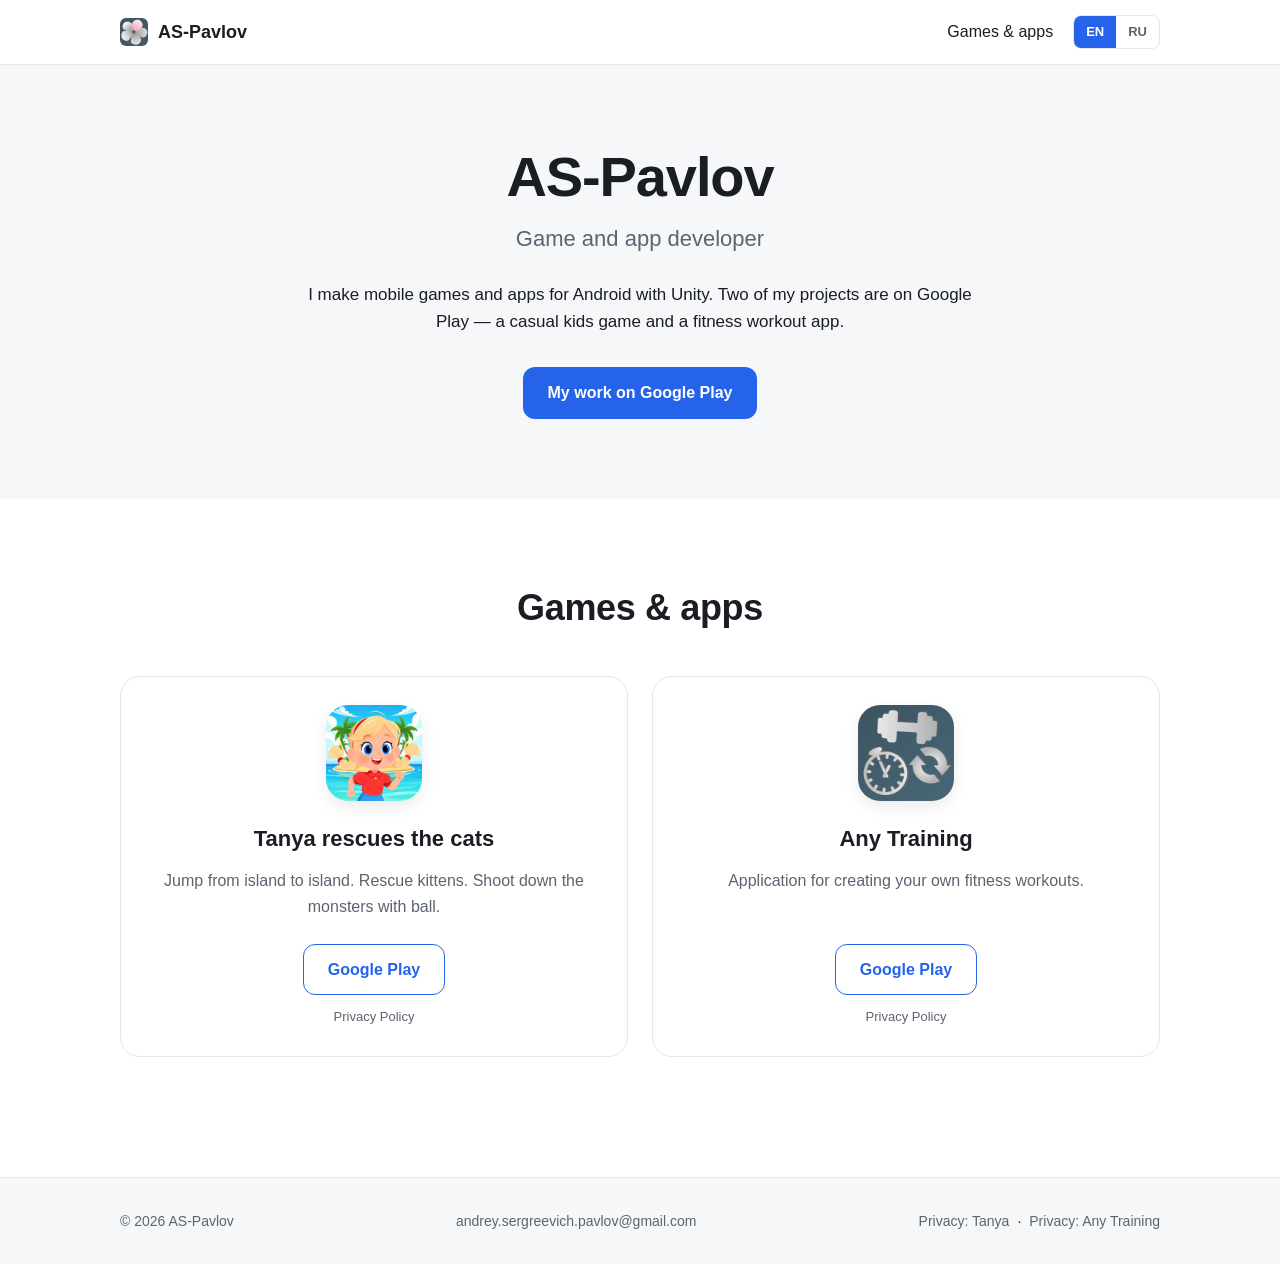
<file: index.html>
<!doctype html>
<!-- data-page="home" используется JS (script.js) для выбора per-page <title> и <meta description> -->
<html lang="en" data-page="home">
<head>
    <!-- Базовая мета-разметка документа -->
    <meta charset="utf-8">
    <meta name="viewport" content="width=device-width, initial-scale=1">

    <!-- SEO: заголовок и описание (по умолчанию EN, JS подменяет при переключении языка) -->
    <title>AS-Pavlov — Game and app developer</title>
    <meta name="description" content="AS-Pavlov — mobile game and app developer for Android. Tanya rescues the cats, Any Training.">

    <!-- Open Graph: превью при шеринге ссылки -->
    <meta property="og:type" content="website">
    <meta property="og:title" content="AS-Pavlov — Game and app developer">
    <meta property="og:description" content="Mobile games and apps for Android.">
    <meta property="og:url" content="https://www.as-pavlov.com/">
    <meta property="og:image" content="https://www.as-pavlov.com/assets/TRCPict.png">

    <!-- Иконка вкладки браузера -->
    <link rel="icon" href="assets/flower.png" type="image/png" sizes="any">

    <!-- Подключение единого файла стилей -->
    <link rel="stylesheet" href="styles.css">
</head>

<body>
    <!-- ========================================================= -->
    <!-- Шапка сайта: лого + навигация + переключатель языка        -->
    <!-- ========================================================= -->
    <header class="site-header">
        <div class="container header-inner">
            <!-- Логотип-ссылка возвращает на верх страницы -->
            <a class="logo" href="#top" aria-label="AS-Pavlov">
                <img class="logo-icon" src="assets/flower.png" alt="" width="28" height="28">
                <span>AS-Pavlov</span>
            </a>

            <!-- Правая часть шапки: навигация + переключатель языков -->
            <div class="header-right">
                <!-- Основная навигация по якорям. -->
                <!-- Privacy-ссылки убраны из шапки: они индивидуальны для каждого приложения, -->
                <!-- поэтому теперь живут в карточках и в подвале. -->
                <nav class="nav" aria-label="Main navigation">
                    <a href="#works" data-i18n="nav.works">Games &amp; apps</a>
                </nav>

                <!-- Переключатель языков EN / RU -->
                <div class="lang-switch" role="group" aria-label="Language switcher">
                    <button type="button" class="lang-btn" data-lang="en">EN</button>
                    <button type="button" class="lang-btn" data-lang="ru">RU</button>
                </div>
            </div>
        </div>
    </header>

    <!-- ========================================================= -->
    <!-- Главное содержимое страницы                                -->
    <!-- ========================================================= -->
    <main id="top">

        <!-- Hero: первый экран, представление разработчика -->
        <section class="hero">
            <div class="container hero-inner">
                <!-- Главное имя/бренд (одинаково в обоих языках) -->
                <h1 class="hero-title">AS-Pavlov</h1>

                <!-- Профессия одной строкой -->
                <p class="hero-subtitle" data-i18n="hero.subtitle">Game and app developer</p>

                <!-- Короткое представление -->
                <p class="hero-text" data-i18n="hero.text">
                    I make mobile games and apps for Android with Unity.
                    Two of my projects are on Google Play — a casual kids game and a fitness workout app.
                </p>

                <!-- Главное действие: страница разработчика в Google Play -->
                <a class="btn btn-primary"
                   href="https://play.google.com/store/apps/developer?id=AS-Pavlov"
                   target="_blank"
                   rel="noopener noreferrer"
                   data-i18n="hero.cta">
                    My work on Google Play
                </a>
            </div>
        </section>

        <!-- Раздел с двумя карточками: игра и приложение -->
        <section class="works" id="works">
            <div class="container">
                <h2 class="section-title" data-i18n="works.title">Games &amp; apps</h2>

                <!-- Сетка карточек, адаптивная: 2 колонки на десктопе, 1 на мобильном -->
                <div class="cards">

                    <!-- Карточка 1: Tanya rescues the cats -->
                    <article class="card">
                        <!-- Иконка игры из Google Play Console -->
                        <img class="card-icon"
                             src="assets/TRCIcon.png"
                             alt="Tanya rescues the cats"
                             width="96" height="96"
                             loading="lazy">

                        <h3 class="card-title">Tanya rescues the cats</h3>

                        <!-- Описание из Google Play (переводимое) -->
                        <p class="card-desc" data-i18n="card1.desc">
                            Jump from island to island. Rescue kittens. Shoot down the monsters with ball.
                        </p>

                        <!-- Ссылка на страницу игры в Google Play -->
                        <a class="btn btn-secondary"
                           href="https://play.google.com/store/apps/details?id=com.ASPavlov.TRC.google"
                           target="_blank"
                           rel="noopener noreferrer">
                            Google Play
                        </a>

                        <!-- Своя Privacy Policy для Tanya — ссылка на отдельную страницу -->
                        <a class="card-privacy"
                           href="privacy-tanya.html"
                           data-i18n="card.privacy">
                            Privacy Policy
                        </a>
                    </article>

                    <!-- Карточка 2: Any Training -->
                    <article class="card">
                        <!-- Иконка приложения из Google Play Console -->
                        <img class="card-icon"
                             src="assets/ATIcon.png"
                             alt="Any Training"
                             width="96" height="96"
                             loading="lazy">

                        <h3 class="card-title">Any Training</h3>

                        <!-- Описание из Google Play (переводимое) -->
                        <p class="card-desc" data-i18n="card2.desc">
                            Application for creating your own fitness workouts.
                        </p>

                        <!-- Ссылка на страницу приложения в Google Play -->
                        <a class="btn btn-secondary"
                           href="https://play.google.com/store/apps/details?id=com.ASPavlov.AnyTrainingApp.google"
                           target="_blank"
                           rel="noopener noreferrer">
                            Google Play
                        </a>

                        <!-- Своя Privacy Policy для Any Training — ссылка на отдельную страницу -->
                        <a class="card-privacy"
                           href="privacy-any-training.html"
                           data-i18n="card.privacy">
                            Privacy Policy
                        </a>
                    </article>

                </div>
            </div>
        </section>

    </main>

    <!-- ========================================================= -->
    <!-- Подвал: копирайт, контактный email, ссылки на Privacy/Terms -->
    <!-- ========================================================= -->
    <footer class="site-footer">
        <div class="container footer-inner">
            <p class="copy">© 2026 AS-Pavlov</p>

            <!-- Контактный email требуется COPPA/Google Play для связи по приватности -->
            <p class="contact">
                <a href="mailto:andrey.sergreevich.pavlov@gmail.com">andrey.sergreevich.pavlov@gmail.com</a>
            </p>

            <!-- Юридические страницы: по одной Privacy Policy на каждое приложение -->
            <nav class="footer-nav" aria-label="Legal">
                <a href="privacy-tanya.html" data-i18n="footer.privacy.tanya">Privacy: Tanya</a>
                <span aria-hidden="true">·</span>
                <a href="privacy-any-training.html" data-i18n="footer.privacy.at">Privacy: Any Training</a>
            </nav>
        </div>
    </footer>

    <!-- Скрипт переключения языка (defer, чтобы не блокировать отрисовку) -->
    <script src="script.js" defer></script>
</body>
</html>
</file>
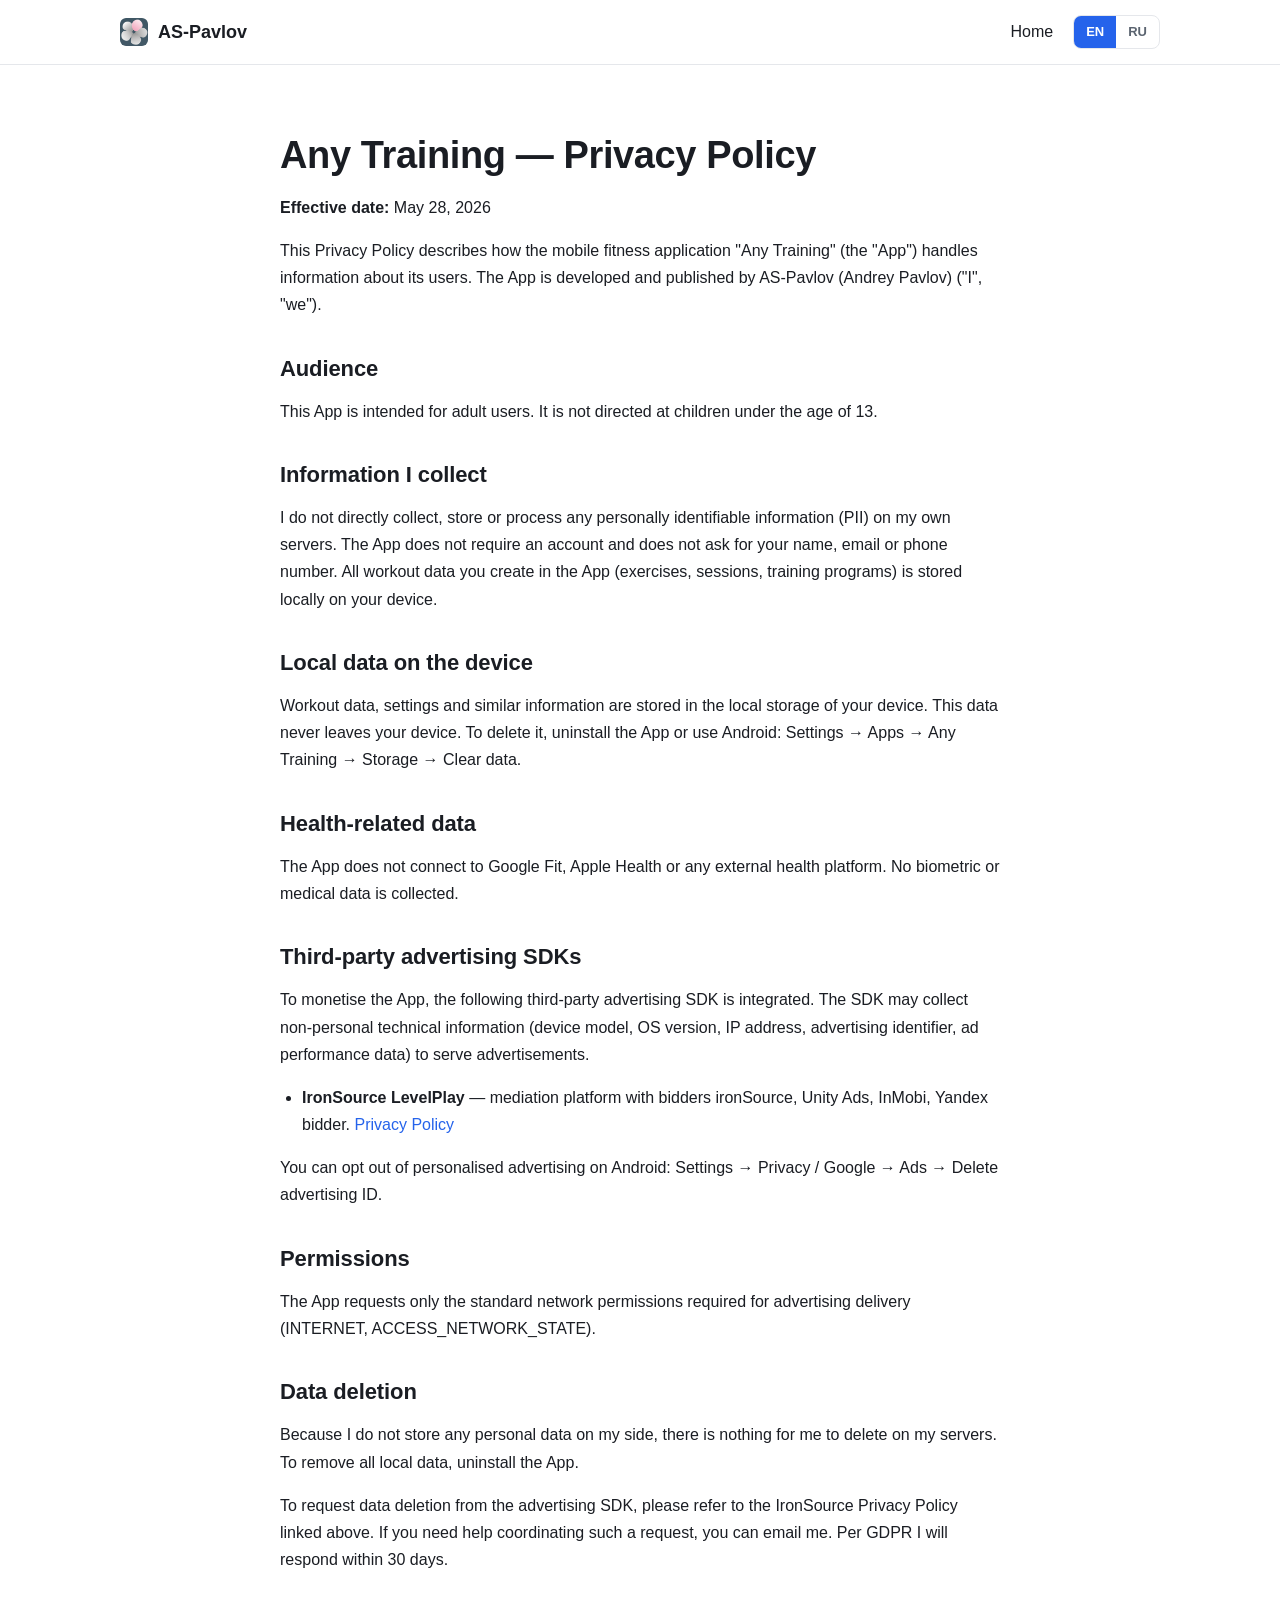
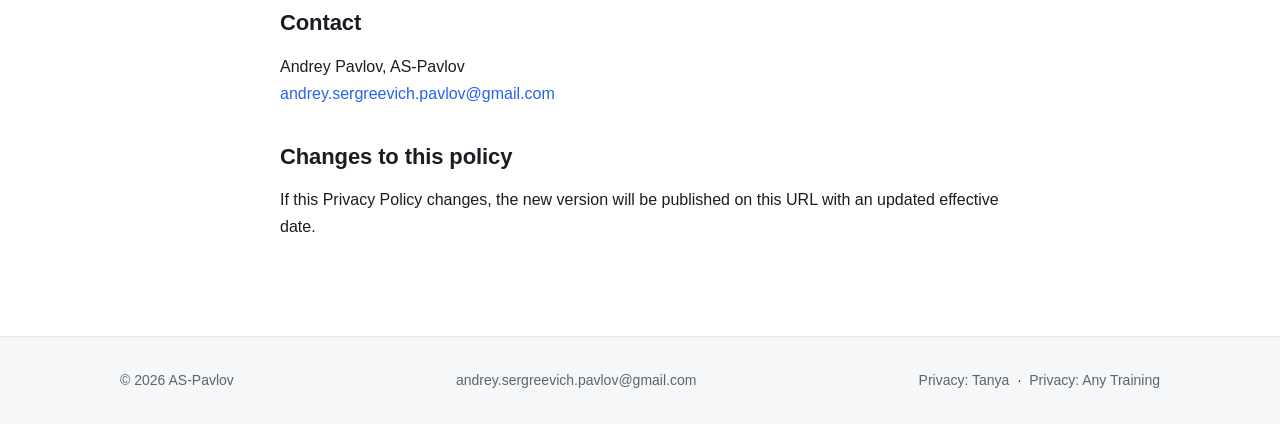
<file: privacy-any-training.html>
<!doctype html>
<html lang="en" data-page="privacy-any-training">
<head>
    <!-- Базовая мета-разметка документа -->
    <meta charset="utf-8">
    <meta name="viewport" content="width=device-width, initial-scale=1">

    <!-- Заголовок и описание (по умолчанию EN, JS подменяет при переключении языка) -->
    <title>Privacy Policy — Any Training — AS-Pavlov</title>
    <meta name="description" content="Privacy Policy for the mobile fitness application Any Training by AS-Pavlov.">

    <!-- Open Graph -->
    <meta property="og:type" content="website">
    <meta property="og:title" content="Privacy Policy — Any Training — AS-Pavlov">
    <meta property="og:description" content="Privacy Policy for the mobile fitness application Any Training by AS-Pavlov.">
    <meta property="og:url" content="https://www.as-pavlov.com/privacy-any-training.html">
    <meta property="og:image" content="https://www.as-pavlov.com/assets/ATPict.png">

    <!-- Иконка вкладки -->
    <link rel="icon" href="assets/flower.png" type="image/png" sizes="any">

    <!-- Подключение единого файла стилей -->
    <link rel="stylesheet" href="styles.css">
</head>

<body>
    <!-- ========================================================= -->
    <!-- Шапка сайта: лого + ссылка "Главная" + переключатель языка  -->
    <!-- ========================================================= -->
    <header class="site-header">
        <div class="container header-inner">
            <!-- Логотип-ссылка ведёт на главную -->
            <a class="logo" href="index.html" aria-label="AS-Pavlov">
                <img class="logo-icon" src="assets/flower.png" alt="" width="28" height="28">
                <span>AS-Pavlov</span>
            </a>

            <!-- Правая часть шапки: навигация + переключатель языков -->
            <div class="header-right">
                <!-- Навигация: на legal-странице оставляем только ссылку "Главная" -->
                <nav class="nav" aria-label="Main navigation">
                    <a href="index.html" data-i18n="nav.home">Home</a>
                </nav>

                <!-- Переключатель языков EN / RU -->
                <div class="lang-switch" role="group" aria-label="Language switcher">
                    <button type="button" class="lang-btn" data-lang="en">EN</button>
                    <button type="button" class="lang-btn" data-lang="ru">RU</button>
                </div>
            </div>
        </div>
    </header>

    <!-- ========================================================= -->
    <!-- Тело Privacy Policy                                        -->
    <!-- ========================================================= -->
    <main>
        <section class="legal">
            <div class="legal-inner">

                <!-- Заголовок политики -->
                <h1 data-i18n="privacy-at.h1">Any Training — Privacy Policy</h1>

                <!-- Дата вступления в силу -->
                <p class="legal-meta">
                    <strong data-i18n="legal.effective.label">Effective date:</strong>
                    <span data-i18n="legal.effective.date">May 28, 2026</span>
                </p>

                <!-- Вступление: кто разработчик, что за приложение -->
                <p data-i18n="privacy-at.intro">
                    This Privacy Policy describes how the mobile fitness application "Any Training" (the "App") handles information about its users. The App is developed and published by AS-Pavlov (Andrey Pavlov) ("I", "we").
                </p>

                <!-- Секция: аудитория (взрослые, COPPA не применяется) -->
                <h2 data-i18n="privacy-at.audience.title">Audience</h2>
                <p data-i18n="privacy-at.audience.text">
                    This App is intended for adult users. It is not directed at children under the age of 13.
                </p>

                <!-- Секция: какие данные собирает разработчик -->
                <h2 data-i18n="privacy-at.collect.title">Information I collect</h2>
                <p data-i18n="privacy-at.collect.text">
                    I do not directly collect, store or process any personally identifiable information (PII) on my own servers. The App does not require an account and does not ask for your name, email or phone number. All workout data you create in the App (exercises, sessions, training programs) is stored locally on your device.
                </p>

                <!-- Секция: локальные данные -->
                <h2 data-i18n="privacy-at.local.title">Local data on the device</h2>
                <p data-i18n="privacy-at.local.text">
                    Workout data, settings and similar information are stored in the local storage of your device. This data never leaves your device. To delete it, uninstall the App or use Android: Settings → Apps → Any Training → Storage → Clear data.
                </p>

                <!-- Секция: данные о здоровье — явно сказать что НЕТ -->
                <h2 data-i18n="privacy-at.health.title">Health-related data</h2>
                <p data-i18n="privacy-at.health.text">
                    The App does not connect to Google Fit, Apple Health or any external health platform. No biometric or medical data is collected.
                </p>

                <!-- Секция: сторонние SDK -->
                <h2 data-i18n="privacy-at.sdks.title">Third-party advertising SDKs</h2>
                <p data-i18n="privacy-at.sdks.text">
                    To monetise the App, the following third-party advertising SDK is integrated. The SDK may collect non-personal technical information (device model, OS version, IP address, advertising identifier, ad performance data) to serve advertisements.
                </p>

                <!-- Список SDK с ссылкой на политику -->
                <ul>
                    <!-- IronSource LevelPlay (Unity LevelPlay) — единственный медиатор в Any Training -->
                    <li>
                        <strong>IronSource LevelPlay</strong>
                        <span data-i18n="privacy-at.sdks.is.desc"> — mediation platform with bidders ironSource, Unity Ads, InMobi, Yandex bidder. </span>
                        <a href="https://developers.is.com/ironsource-mobile/air/ironsource-mobile-privacy-policy/" target="_blank" rel="noopener noreferrer" data-i18n="legal.privacyLink">Privacy Policy</a>
                    </li>
                </ul>

                <!-- Подсказка пользователю про opt-out персонализированной рекламы -->
                <p data-i18n="privacy-at.sdks.optout">
                    You can opt out of personalised advertising on Android: Settings → Privacy / Google → Ads → Delete advertising ID.
                </p>

                <!-- Секция: разрешения Android -->
                <h2 data-i18n="privacy-at.permissions.title">Permissions</h2>
                <p data-i18n="privacy-at.permissions.text">
                    The App requests only the standard network permissions required for advertising delivery (INTERNET, ACCESS_NETWORK_STATE).
                </p>

                <!-- Секция: удаление данных -->
                <h2 data-i18n="privacy-at.deletion.title">Data deletion</h2>
                <p data-i18n="privacy-at.deletion.text1">
                    Because I do not store any personal data on my side, there is nothing for me to delete on my servers. To remove all local data, uninstall the App.
                </p>
                <p data-i18n="privacy-at.deletion.text2">
                    To request data deletion from the advertising SDK, please refer to the IronSource Privacy Policy linked above. If you need help coordinating such a request, you can email me. Per GDPR I will respond within 30 days.
                </p>

                <!-- Секция: контакты разработчика -->
                <h2 data-i18n="legal.contact.title">Contact</h2>
                <p>
                    Andrey Pavlov, AS-Pavlov<br>
                    <a href="mailto:andrey.sergreevich.pavlov@gmail.com">andrey.sergreevich.pavlov@gmail.com</a>
                </p>

                <!-- Секция: изменения политики -->
                <h2 data-i18n="legal.changes.title">Changes to this policy</h2>
                <p data-i18n="legal.changes.text">
                    If this Privacy Policy changes, the new version will be published on this URL with an updated effective date.
                </p>

            </div>
        </section>
    </main>

    <!-- ========================================================= -->
    <!-- Подвал: копирайт, контакт, ссылки на обе политики          -->
    <!-- ========================================================= -->
    <footer class="site-footer">
        <div class="container footer-inner">
            <p class="copy">© 2026 AS-Pavlov</p>

            <p class="contact">
                <a href="mailto:andrey.sergreevich.pavlov@gmail.com">andrey.sergreevich.pavlov@gmail.com</a>
            </p>

            <nav class="footer-nav" aria-label="Legal">
                <a href="privacy-tanya.html" data-i18n="footer.privacy.tanya">Privacy: Tanya</a>
                <span aria-hidden="true">·</span>
                <a href="privacy-any-training.html" data-i18n="footer.privacy.at">Privacy: Any Training</a>
            </nav>
        </div>
    </footer>

    <!-- Скрипт переключения языка -->
    <script src="script.js" defer></script>
</body>
</html>
</file>
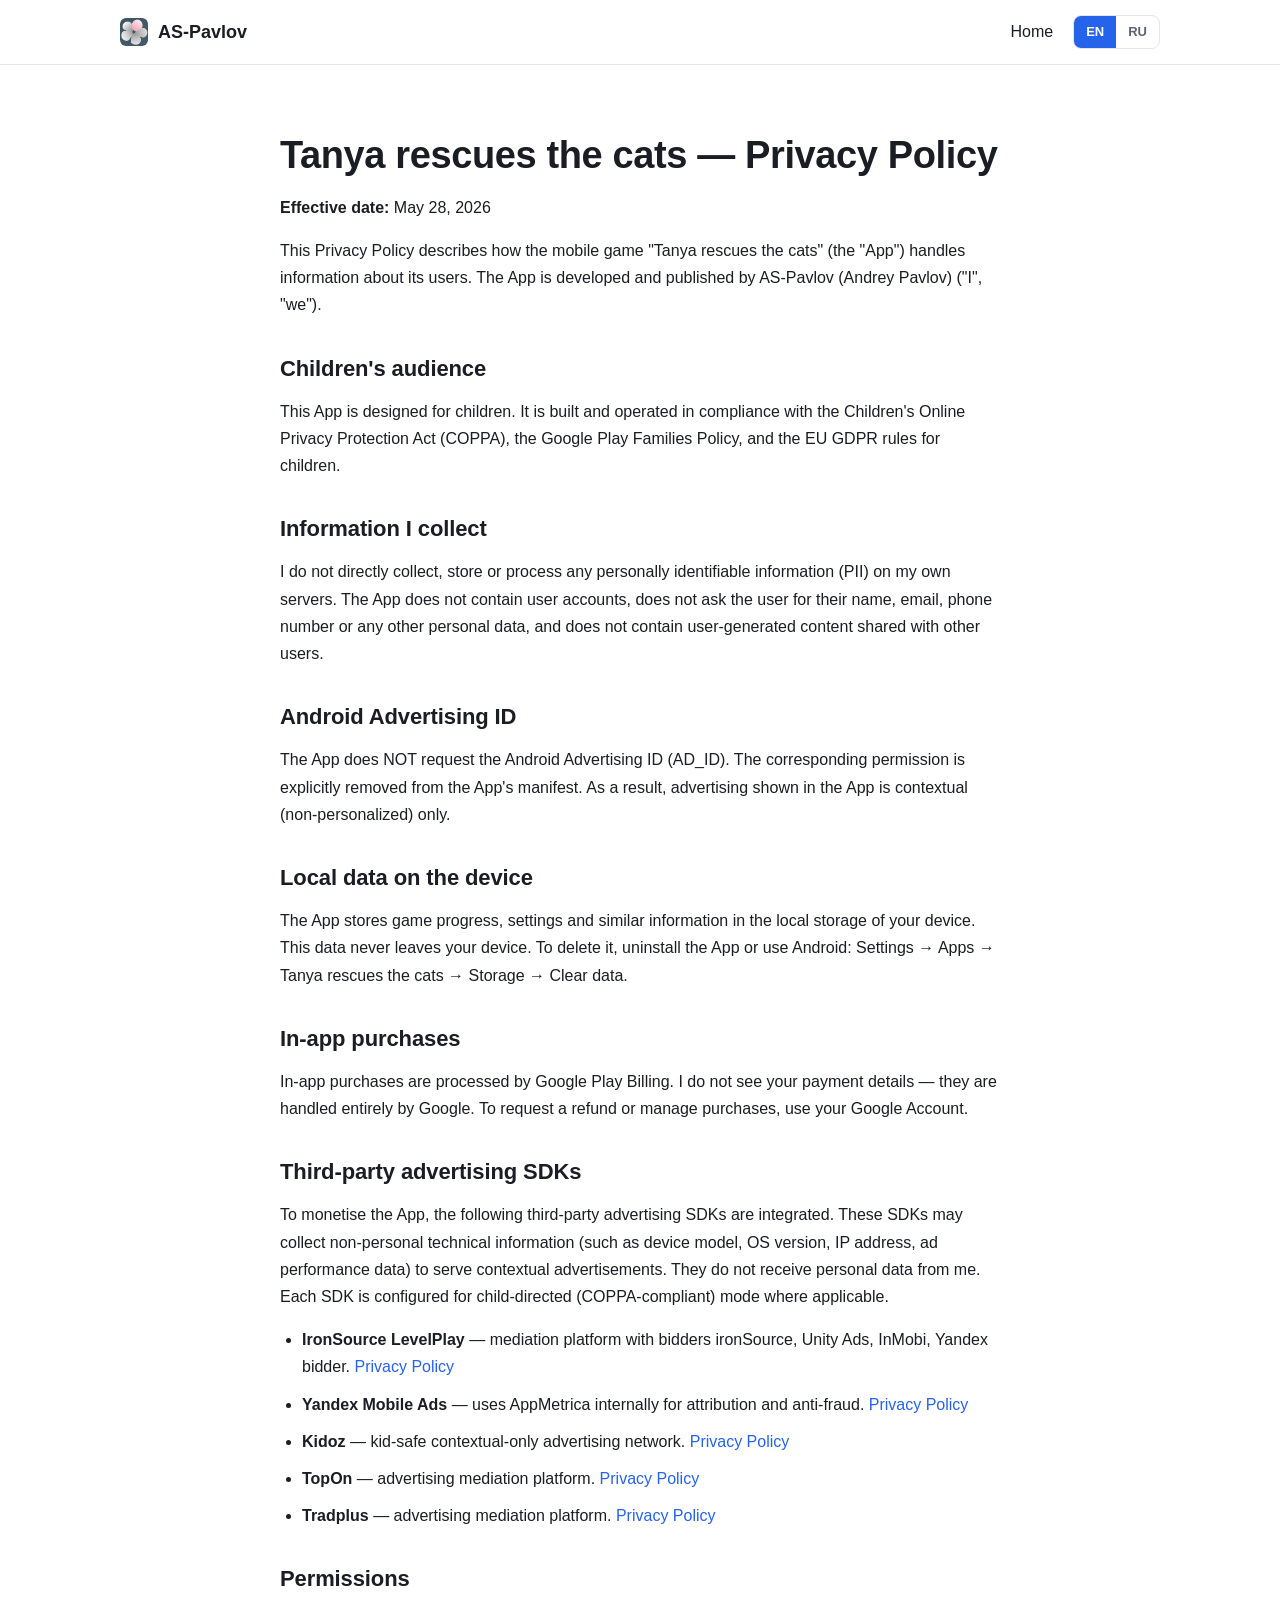
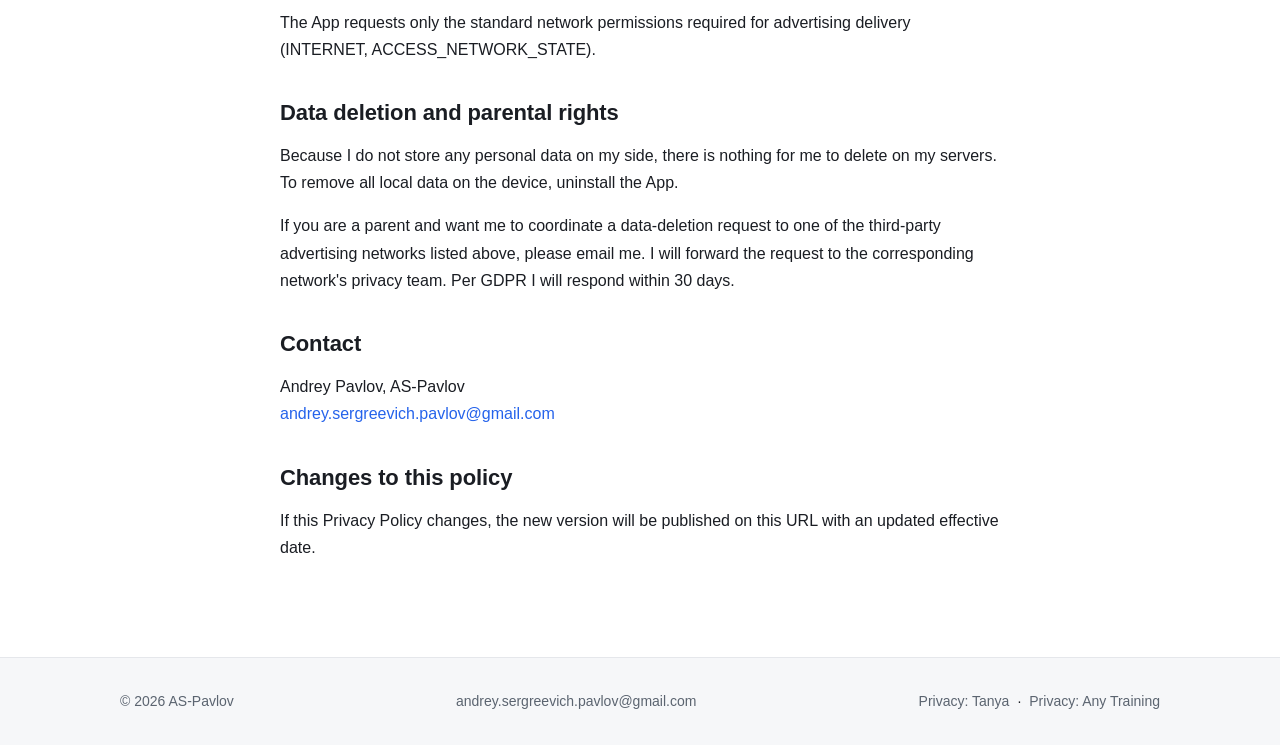
<file: privacy-tanya.html>
<!doctype html>
<html lang="en" data-page="privacy-tanya">
<head>
    <!-- Базовая мета-разметка документа -->
    <meta charset="utf-8">
    <meta name="viewport" content="width=device-width, initial-scale=1">

    <!-- Заголовок и описание (по умолчанию EN, JS подменяет при переключении языка) -->
    <title>Privacy Policy — Tanya rescues the cats — AS-Pavlov</title>
    <meta name="description" content="Privacy Policy for the mobile game Tanya rescues the cats by AS-Pavlov.">

    <!-- Open Graph -->
    <meta property="og:type" content="website">
    <meta property="og:title" content="Privacy Policy — Tanya rescues the cats — AS-Pavlov">
    <meta property="og:description" content="Privacy Policy for the mobile game Tanya rescues the cats by AS-Pavlov.">
    <meta property="og:url" content="https://www.as-pavlov.com/privacy-tanya.html">
    <meta property="og:image" content="https://www.as-pavlov.com/assets/TRCPict.png">

    <!-- Иконка вкладки -->
    <link rel="icon" href="assets/flower.png" type="image/png" sizes="any">

    <!-- Подключение единого файла стилей -->
    <link rel="stylesheet" href="styles.css">
</head>

<body>
    <!-- ========================================================= -->
    <!-- Шапка сайта: лого + ссылка "Главная" + переключатель языка  -->
    <!-- ========================================================= -->
    <header class="site-header">
        <div class="container header-inner">
            <!-- Логотип-ссылка ведёт на главную -->
            <a class="logo" href="index.html" aria-label="AS-Pavlov">
                <img class="logo-icon" src="assets/flower.png" alt="" width="28" height="28">
                <span>AS-Pavlov</span>
            </a>

            <!-- Правая часть шапки: навигация + переключатель языков -->
            <div class="header-right">
                <!-- Навигация: на legal-странице оставляем только ссылку "Главная" -->
                <nav class="nav" aria-label="Main navigation">
                    <a href="index.html" data-i18n="nav.home">Home</a>
                </nav>

                <!-- Переключатель языков EN / RU -->
                <div class="lang-switch" role="group" aria-label="Language switcher">
                    <button type="button" class="lang-btn" data-lang="en">EN</button>
                    <button type="button" class="lang-btn" data-lang="ru">RU</button>
                </div>
            </div>
        </div>
    </header>

    <!-- ========================================================= -->
    <!-- Тело Privacy Policy                                        -->
    <!-- ========================================================= -->
    <main>
        <section class="legal">
            <div class="legal-inner">

                <!-- Заголовок политики -->
                <h1 data-i18n="privacy-tanya.h1">Tanya rescues the cats — Privacy Policy</h1>

                <!-- Дата вступления в силу -->
                <p class="legal-meta">
                    <strong data-i18n="legal.effective.label">Effective date:</strong>
                    <span data-i18n="legal.effective.date">May 28, 2026</span>
                </p>

                <!-- Вступление: кто разработчик, что за приложение -->
                <p data-i18n="privacy-tanya.intro">
                    This Privacy Policy describes how the mobile game "Tanya rescues the cats" (the "App") handles information about its users. The App is developed and published by AS-Pavlov (Andrey Pavlov) ("I", "we").
                </p>

                <!-- Секция: детская аудитория и применимые нормы -->
                <h2 data-i18n="privacy-tanya.audience.title">Children's audience</h2>
                <p data-i18n="privacy-tanya.audience.text">
                    This App is designed for children. It is built and operated in compliance with the Children's Online Privacy Protection Act (COPPA), the Google Play Families Policy, and the EU GDPR rules for children.
                </p>

                <!-- Секция: какие данные собирает разработчик -->
                <h2 data-i18n="privacy-tanya.collect.title">Information I collect</h2>
                <p data-i18n="privacy-tanya.collect.text">
                    I do not directly collect, store or process any personally identifiable information (PII) on my own servers. The App does not contain user accounts, does not ask the user for their name, email, phone number or any other personal data, and does not contain user-generated content shared with other users.
                </p>

                <!-- Секция: AD_ID — критично для COPPA / Families Policy -->
                <h2 data-i18n="privacy-tanya.adid.title">Android Advertising ID</h2>
                <p data-i18n="privacy-tanya.adid.text">
                    The App does NOT request the Android Advertising ID (AD_ID). The corresponding permission is explicitly removed from the App's manifest. As a result, advertising shown in the App is contextual (non-personalized) only.
                </p>

                <!-- Секция: локальные данные -->
                <h2 data-i18n="privacy-tanya.local.title">Local data on the device</h2>
                <p data-i18n="privacy-tanya.local.text">
                    The App stores game progress, settings and similar information in the local storage of your device. This data never leaves your device. To delete it, uninstall the App or use Android: Settings → Apps → Tanya rescues the cats → Storage → Clear data.
                </p>

                <!-- Секция: покупки -->
                <h2 data-i18n="privacy-tanya.purchases.title">In-app purchases</h2>
                <p data-i18n="privacy-tanya.purchases.text">
                    In-app purchases are processed by Google Play Billing. I do not see your payment details — they are handled entirely by Google. To request a refund or manage purchases, use your Google Account.
                </p>

                <!-- Секция: сторонние SDK -->
                <h2 data-i18n="privacy-tanya.sdks.title">Third-party advertising SDKs</h2>
                <p data-i18n="privacy-tanya.sdks.text">
                    To monetise the App, the following third-party advertising SDKs are integrated. These SDKs may collect non-personal technical information (such as device model, OS version, IP address, ad performance data) to serve contextual advertisements. They do not receive personal data from me. Each SDK is configured for child-directed (COPPA-compliant) mode where applicable.
                </p>

                <!-- Список SDK с ссылками на их политики -->
                <ul>
                    <!-- IronSource LevelPlay (Unity LevelPlay) -->
                    <li>
                        <strong>IronSource LevelPlay</strong>
                        <span data-i18n="privacy-tanya.sdks.is.desc"> — mediation platform with bidders ironSource, Unity Ads, InMobi, Yandex bidder. </span>
                        <a href="https://developers.is.com/ironsource-mobile/air/ironsource-mobile-privacy-policy/" target="_blank" rel="noopener noreferrer" data-i18n="legal.privacyLink">Privacy Policy</a>
                    </li>

                    <!-- Yandex Mobile Ads (с AppMetrica внутри) -->
                    <li>
                        <strong>Yandex Mobile Ads</strong>
                        <span data-i18n="privacy-tanya.sdks.yandex.desc"> — uses AppMetrica internally for attribution and anti-fraud. </span>
                        <a href="https://yandex.com/legal/international_ads_privacy_policy/en/" target="_blank" rel="noopener noreferrer" data-i18n="legal.privacyLink">Privacy Policy</a>
                    </li>

                    <!-- Kidoz — kid-safe сеть -->
                    <li>
                        <strong>Kidoz</strong>
                        <span data-i18n="privacy-tanya.sdks.kidoz.desc"> — kid-safe contextual-only advertising network. </span>
                        <a href="https://www.kidoz.net/privacy-policy/" target="_blank" rel="noopener noreferrer" data-i18n="legal.privacyLink">Privacy Policy</a>
                    </li>

                    <!-- TopOn -->
                    <li>
                        <strong>TopOn</strong>
                        <span data-i18n="privacy-tanya.sdks.topon.desc"> — advertising mediation platform. </span>
                        <a href="https://www.toponad.net/en/privacy-policy" target="_blank" rel="noopener noreferrer" data-i18n="legal.privacyLink">Privacy Policy</a>
                    </li>

                    <!-- Tradplus -->
                    <li>
                        <strong>Tradplus</strong>
                        <span data-i18n="privacy-tanya.sdks.tradplus.desc"> — advertising mediation platform. </span>
                        <a href="https://www.tradplusad.com/en/privacy-policy" target="_blank" rel="noopener noreferrer" data-i18n="legal.privacyLink">Privacy Policy</a>
                    </li>
                </ul>

                <!-- Секция: разрешения Android -->
                <h2 data-i18n="privacy-tanya.permissions.title">Permissions</h2>
                <p data-i18n="privacy-tanya.permissions.text">
                    The App requests only the standard network permissions required for advertising delivery (INTERNET, ACCESS_NETWORK_STATE).
                </p>

                <!-- Секция: удаление данных и права родителей (требование COPPA) -->
                <h2 data-i18n="privacy-tanya.deletion.title">Data deletion and parental rights</h2>
                <p data-i18n="privacy-tanya.deletion.text1">
                    Because I do not store any personal data on my side, there is nothing for me to delete on my servers. To remove all local data on the device, uninstall the App.
                </p>
                <p data-i18n="privacy-tanya.deletion.text2">
                    If you are a parent and want me to coordinate a data-deletion request to one of the third-party advertising networks listed above, please email me. I will forward the request to the corresponding network's privacy team. Per GDPR I will respond within 30 days.
                </p>

                <!-- Секция: контакты разработчика -->
                <h2 data-i18n="legal.contact.title">Contact</h2>
                <p>
                    Andrey Pavlov, AS-Pavlov<br>
                    <a href="mailto:andrey.sergreevich.pavlov@gmail.com">andrey.sergreevich.pavlov@gmail.com</a>
                </p>

                <!-- Секция: изменения политики -->
                <h2 data-i18n="legal.changes.title">Changes to this policy</h2>
                <p data-i18n="legal.changes.text">
                    If this Privacy Policy changes, the new version will be published on this URL with an updated effective date.
                </p>

            </div>
        </section>
    </main>

    <!-- ========================================================= -->
    <!-- Подвал: копирайт, контакт, ссылки на обе политики          -->
    <!-- ========================================================= -->
    <footer class="site-footer">
        <div class="container footer-inner">
            <p class="copy">© 2026 AS-Pavlov</p>

            <p class="contact">
                <a href="mailto:andrey.sergreevich.pavlov@gmail.com">andrey.sergreevich.pavlov@gmail.com</a>
            </p>

            <nav class="footer-nav" aria-label="Legal">
                <a href="privacy-tanya.html" data-i18n="footer.privacy.tanya">Privacy: Tanya</a>
                <span aria-hidden="true">·</span>
                <a href="privacy-any-training.html" data-i18n="footer.privacy.at">Privacy: Any Training</a>
            </nav>
        </div>
    </footer>

    <!-- Скрипт переключения языка -->
    <script src="script.js" defer></script>
</body>
</html>
</file>
<file: styles.css>
/* =============================================================
   AS-Pavlov landing — общие стили
   Светлая тема, mobile-first, без зависимостей.
   ============================================================= */

/* ---------- CSS-переменные: палитра и размеры ---------- */
:root {
    /* Базовые цвета светлой темы */
    --bg: #ffffff;
    --bg-soft: #f6f7f9;
    --text: #1a1d23;
    --text-muted: #5b6470;
    --border: #e5e7eb;

    /* Акцентный цвет — спокойный синий */
    --accent: #2563eb;
    --accent-hover: #1d4ed8;

    /* Типографика и сетка */
    --max-width: 1080px;
    --radius: 12px;
    --radius-lg: 20px;
    --gap: 24px;
}

/* ---------- Сброс и базовые правила ---------- */
*,
*::before,
*::after {
    /* Единая модель размеров на всём документе */
    box-sizing: border-box;
}

html {
    /* Плавный скролл при переходе по якорям */
    scroll-behavior: smooth;
}

body {
    margin: 0;
    background: var(--bg);
    color: var(--text);

    /* Системный шрифтовой стек: грузится мгновенно, выглядит нативно */
    font-family: -apple-system, BlinkMacSystemFont, "Segoe UI", Roboto,
        "Helvetica Neue", Arial, "Noto Sans", sans-serif;
    font-size: 16px;
    line-height: 1.6;

    /* Сглаживание шрифтов на macOS/iOS */
    -webkit-font-smoothing: antialiased;
}

/* Изображения по умолчанию адаптивные */
img {
    max-width: 100%;
    display: block;
}

/* Базовый стиль ссылок */
a {
    color: var(--accent);
    text-decoration: none;
}

a:hover {
    text-decoration: underline;
}

/* ---------- Утилитарный контейнер с центровкой ---------- */
.container {
    /* Центрируем по горизонтали и ограничиваем максимум */
    width: 100%;
    max-width: var(--max-width);
    margin: 0 auto;
    padding: 0 20px;
}

/* =============================================================
   Шапка сайта
   ============================================================= */
.site-header {
    /* Лёгкая граница снизу отделяет шапку от контента */
    border-bottom: 1px solid var(--border);
    background: var(--bg);

    /* Прилипает к верху при прокрутке */
    position: sticky;
    top: 0;
    z-index: 100;
}

.header-inner {
    /* Лого слева, навигация справа */
    display: flex;
    align-items: center;
    justify-content: space-between;
    height: 64px;
}

.logo {
    /* Логотип = иконка-цветок + текст в одну строку */
    display: inline-flex;
    align-items: center;
    gap: 10px;
    font-weight: 700;
    font-size: 18px;
    color: var(--text);
}

.logo:hover {
    text-decoration: none;
    color: var(--accent);
}

/* Иконка-цветок слева от названия */
.logo-icon {
    width: 28px;
    height: 28px;
    border-radius: 6px;
    display: block;
}

.nav {
    /* Горизонтальное меню с расстоянием между пунктами */
    display: flex;
    gap: 24px;
}

.nav a {
    color: var(--text);
    font-weight: 500;
}

.nav a:hover {
    color: var(--accent);
    text-decoration: none;
}

/* Правая часть шапки: навигация + переключатель языка в одной строке */
.header-right {
    display: flex;
    align-items: center;
    gap: 20px;
}

/* ---------- Переключатель языка EN / RU ---------- */
.lang-switch {
    /* Группа из двух кнопок в общей рамке */
    display: inline-flex;
    border: 1px solid var(--border);
    border-radius: 8px;
    overflow: hidden;
}

.lang-btn {
    /* Сбрасываем дефолтный стиль кнопки */
    background: transparent;
    border: 0;
    padding: 6px 12px;
    font: inherit;
    font-weight: 600;
    font-size: 13px;
    color: var(--text-muted);
    cursor: pointer;
    transition: background-color 0.15s ease, color 0.15s ease;
}

.lang-btn:hover {
    /* Лёгкая подсветка при наведении */
    color: var(--text);
    background: var(--bg-soft);
}

.lang-btn.active {
    /* Активный язык подсвечен акцентом */
    background: var(--accent);
    color: #ffffff;
}

/* На узких экранах прячем основную навигацию, оставляем только переключатель */
@media (max-width: 540px) {
    .nav {
        display: none;
    }
}

/* =============================================================
   Hero — первый экран
   ============================================================= */
.hero {
    /* Большие отступы сверху/снизу, мягкий фон */
    background: var(--bg-soft);
    padding: 80px 0;
    text-align: center;
}

.hero-inner {
    /* Ограничиваем ширину текстового блока для удобочитаемости */
    max-width: 720px;
}

.hero-title {
    /* Главный H1 — крупно и без лишних отступов */
    font-size: clamp(36px, 6vw, 56px);
    line-height: 1.15;
    margin: 0 0 12px;
    letter-spacing: -0.02em;
}

.hero-subtitle {
    /* Подзаголовок под H1, чуть приглушённый */
    font-size: clamp(18px, 2.5vw, 22px);
    color: var(--text-muted);
    margin: 0 0 24px;
    font-weight: 500;
}

.hero-text {
    /* Параграф с описанием */
    font-size: 17px;
    color: var(--text);
    margin: 0 0 32px;
}

/* =============================================================
   Кнопки
   ============================================================= */
.btn {
    /* Базовый стиль для всех кнопок-ссылок */
    display: inline-block;
    padding: 12px 24px;
    border-radius: var(--radius);
    font-weight: 600;
    font-size: 16px;
    transition: background-color 0.15s ease, color 0.15s ease,
        border-color 0.15s ease;
    border: 1px solid transparent;
}

.btn:hover {
    text-decoration: none;
}

/* Основная кнопка: акцентный фон, белый текст */
.btn-primary {
    background: var(--accent);
    color: #ffffff;
}

.btn-primary:hover {
    background: var(--accent-hover);
}

/* Вторичная кнопка: контурная, для карточек */
.btn-secondary {
    background: transparent;
    color: var(--accent);
    border-color: var(--accent);
}

.btn-secondary:hover {
    background: var(--accent);
    color: #ffffff;
}

/* =============================================================
   Раздел "Игры и приложения"
   ============================================================= */
.works {
    /* Большой вертикальный отступ от соседних блоков */
    padding: 80px 0;
}

.section-title {
    /* Заголовок секции по центру */
    font-size: clamp(28px, 4vw, 36px);
    margin: 0 0 40px;
    text-align: center;
    letter-spacing: -0.01em;
}

.cards {
    /* Адаптивная сетка карточек: 1 колонка на узких, 2 на широких */
    display: grid;
    grid-template-columns: 1fr;
    gap: var(--gap);
}

/* На экранах от 720px — две колонки */
@media (min-width: 720px) {
    .cards {
        grid-template-columns: repeat(2, 1fr);
    }
}

.card {
    /* Карточка: фон, скругление, граница, паддинг */
    background: var(--bg);
    border: 1px solid var(--border);
    border-radius: var(--radius-lg);
    padding: 28px;

    /* Содержимое центрировано вертикально и по центру по горизонтали */
    display: flex;
    flex-direction: column;
    align-items: center;
    text-align: center;

    /* Плавный hover-эффект */
    transition: transform 0.15s ease, box-shadow 0.15s ease;
}

.card:hover {
    /* Лёгкий подъём карточки при наведении */
    transform: translateY(-2px);
    box-shadow: 0 8px 24px rgba(0, 0, 0, 0.06);
}

/* ---------- Иконка карточки ---------- */
/* Реальная PNG-иконка из Google Play Console */
.card-icon {
    /* Квадрат фиксированного размера со скруглением, как у app-icon на Android */
    width: 96px;
    height: 96px;
    border-radius: 22px;

    /* Чтобы PNG любого соотношения корректно вписался в квадрат */
    object-fit: cover;

    /* Отступ под заголовком */
    margin-bottom: 20px;

    /* Тень для объёма */
    box-shadow: 0 6px 16px rgba(0, 0, 0, 0.08);
}

.card-title {
    /* Название карточки */
    font-size: 22px;
    margin: 0 0 12px;
}

.card-desc {
    /* Описание под названием */
    color: var(--text-muted);
    margin: 0 0 24px;
    flex-grow: 1; /* Растягивается, чтобы кнопка прижалась к низу */
}

/* =============================================================
   Подвал
   ============================================================= */
.site-footer {
    /* Граница сверху и мягкий фон */
    border-top: 1px solid var(--border);
    background: var(--bg-soft);
    padding: 32px 0;
    margin-top: 40px;
}

.footer-inner {
    /* Колонки в подвале: на мобилке — стопкой, на десктопе — в ряд */
    display: flex;
    flex-direction: column;
    align-items: center;
    gap: 8px;
    text-align: center;
}

/* На широких экранах подвал становится одной строкой */
@media (min-width: 720px) {
    .footer-inner {
        flex-direction: row;
        justify-content: space-between;
        text-align: left;
    }
}

.copy,
.contact {
    /* Сбрасываем стандартные отступы у параграфов в подвале */
    margin: 0;
    color: var(--text-muted);
    font-size: 14px;
}

.contact a {
    color: var(--text-muted);
}

.contact a:hover {
    color: var(--accent);
}

.footer-nav {
    /* Юридические ссылки в подвале */
    display: flex;
    gap: 8px;
    align-items: center;
    font-size: 14px;
}

.footer-nav a {
    color: var(--text-muted);
}

.footer-nav a:hover {
    color: var(--accent);
}

/* =============================================================
   Privacy / Terms — оформление длинных юридических страниц
   ============================================================= */
.legal {
    /* Большие отступы сверху/снизу для воздуха вокруг текста */
    padding: 60px 0 40px;
}

.legal-inner {
    /* Узкая колонка для удобочитаемости длинного текста */
    max-width: 760px;
    margin: 0 auto;
    padding: 0 20px;
}

.legal h1 {
    /* Главный заголовок страницы политики */
    font-size: clamp(28px, 4vw, 38px);
    margin: 0 0 8px;
    letter-spacing: -0.01em;
}

/* Дата вступления в силу — приглушённая строка под H1 */
.legal-meta {
    color: var(--text-muted);
    font-size: 14px;
    margin: 0 0 32px;
}

.legal h2 {
    /* Подзаголовки секций политики */
    font-size: 22px;
    margin: 32px 0 12px;
    letter-spacing: -0.005em;
}

.legal p {
    /* Параграфы политики: комфортный line-height для длинного чтения */
    margin: 0 0 16px;
    font-size: 16px;
    line-height: 1.7;
    color: var(--text);
}

.legal ul {
    /* Списки SDK и пр. */
    margin: 0 0 16px;
    padding-left: 22px;
    line-height: 1.7;
}

.legal li {
    /* Каждый пункт списка с небольшим отступом снизу */
    margin-bottom: 10px;
}

.legal a {
    /* Ссылки внутри политики — обычным акцентным цветом, перенос длинных URL */
    color: var(--accent);
    word-break: break-word;
}

/* =============================================================
   Карточки: ссылка "Privacy" под кнопкой Google Play
   ============================================================= */
.card-privacy {
    /* Маленькая, приглушённая ссылка на политику конфиденциальности приложения */
    margin-top: 12px;
    color: var(--text-muted);
    font-size: 13px;
}

.card-privacy:hover {
    color: var(--accent);
}
</file>
